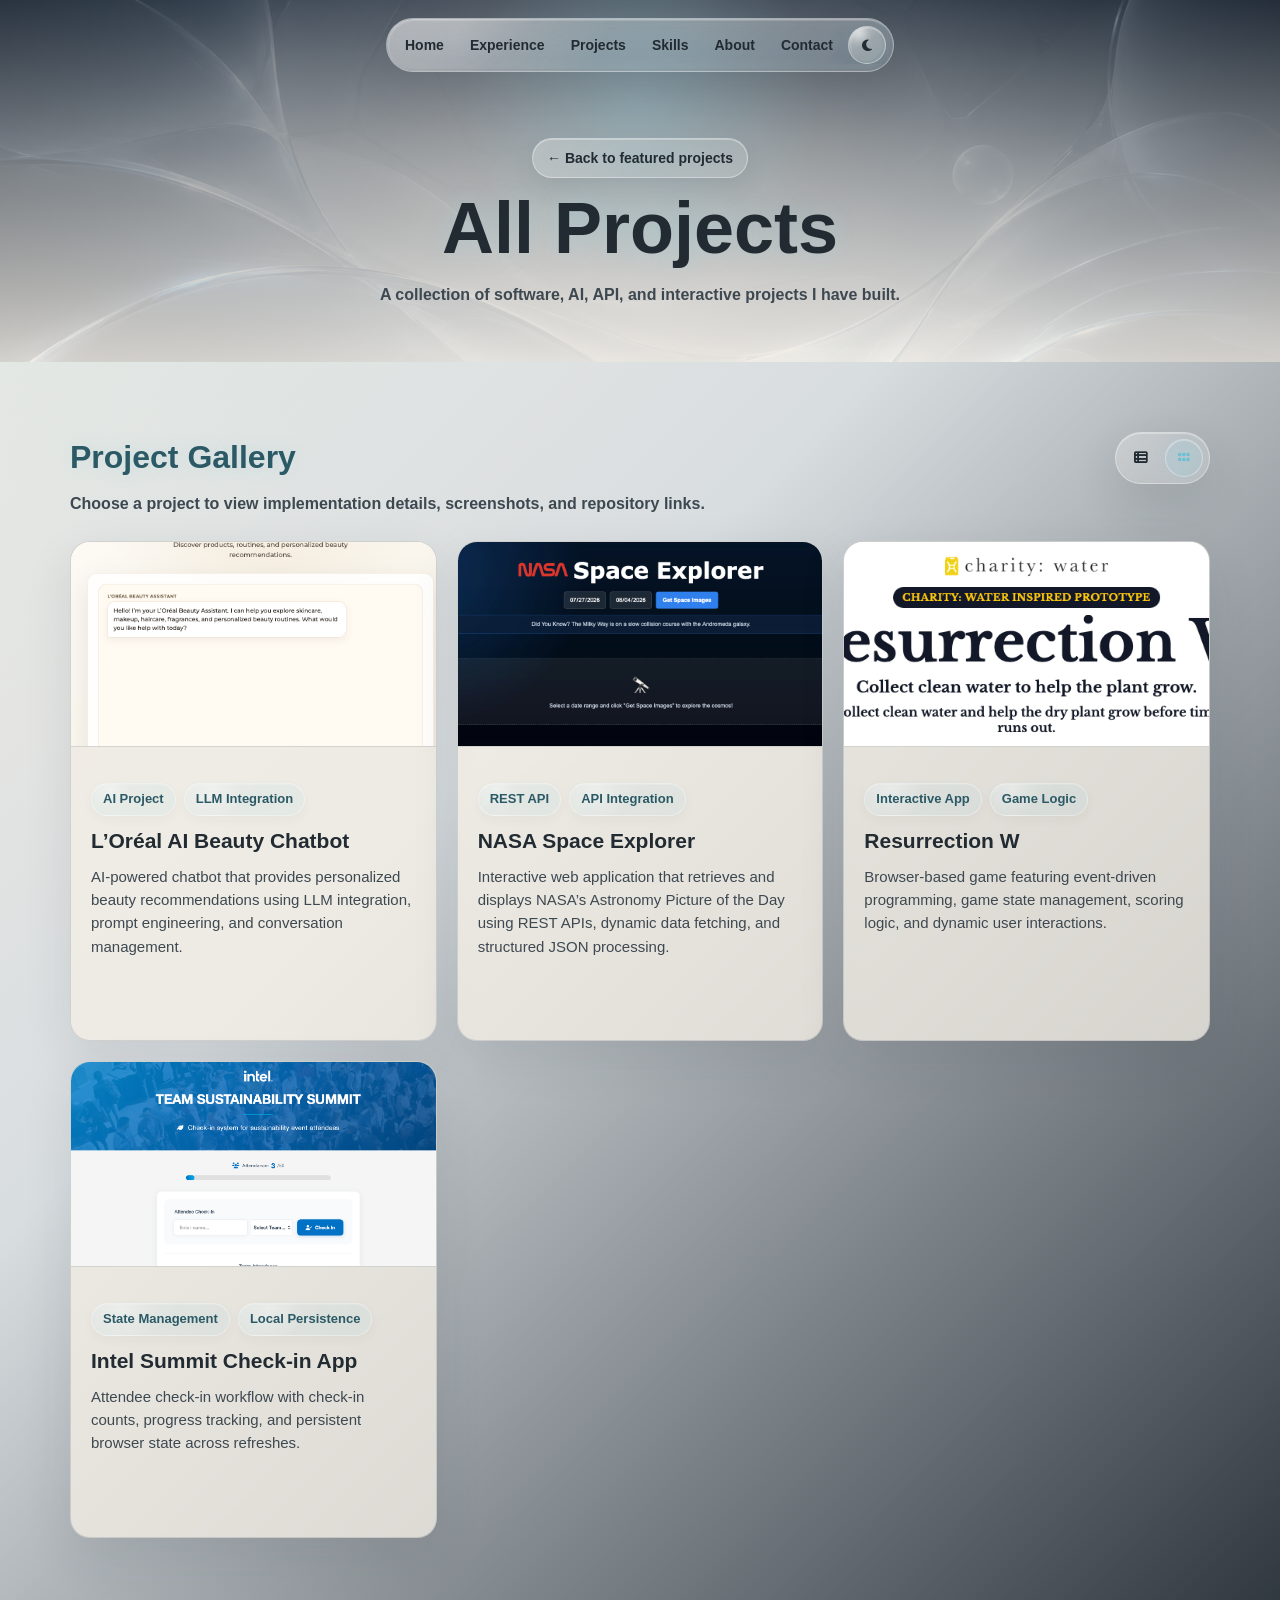
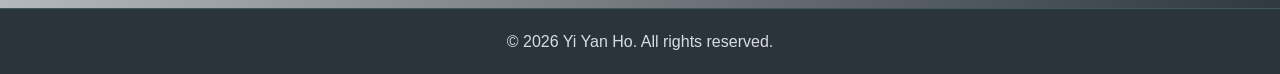
<file: projects.html>
<!DOCTYPE html>
<html lang="en">
<head>
  <meta charset="UTF-8">
  <meta name="viewport" content="width=device-width, initial-scale=1.0">
  <title>All Projects | Yi Yan Ho</title>
  <script>
    (function () {
      if (localStorage.getItem('portfolio-theme') === 'dark') {
        document.documentElement.setAttribute('data-theme', 'dark');
      }
    })();
  </script>
  <script src="script.js" defer></script>
  <script src="projects.js" defer></script>

  <link rel="stylesheet" href="style.css">

  <link
    rel="stylesheet"
    href="https://cdnjs.cloudflare.com/ajax/libs/font-awesome/6.5.1/css/all.min.css"
  >
</head>
<body class="projects-page">

  <header>
    <nav class="navbar" aria-label="Primary navigation">
      <ul class="nav-links">
        <li><a href="index.html#home">Home</a></li>
        <li><a href="index.html#experience">Experience</a></li>
        <li><a href="index.html#projects">Projects</a></li>
        <li><a href="index.html#skills">Skills</a></li>
        <li><a href="index.html#about">About</a></li>
        <li><a href="index.html#contact">Contact</a></li>
        <li>
          <button class="theme-toggle" type="button" aria-label="Switch to dark mode" aria-pressed="false">
            <i class="fa-solid fa-moon" aria-hidden="true"></i>
          </button>
        </li>
      </ul>
    </nav>
  </header>

  <main>
    <section class="projects-page-hero" aria-labelledby="all-projects-title">
      <a class="back-home-link" href="index.html#projects">← Back to featured projects</a>
      <h1 id="all-projects-title">All Projects</h1>
      <p>A collection of software, AI, API, and interactive projects I have built.</p>
    </section>

    <section class="section projects-listing" aria-labelledby="projects-gallery-title">
      <div class="projects-toolbar">
        <div>
          <h2 id="projects-gallery-title">Project Gallery</h2>
          <p>Choose a project to view implementation details, screenshots, and repository links.</p>
        </div>

        <div class="project-layout-controls" aria-label="Project layout controls">
          <button class="layout-toggle" type="button" data-layout="list" aria-label="Show projects in one column" aria-pressed="false">
            <i class="fa-solid fa-table-list" aria-hidden="true"></i>
          </button>
          <button class="layout-toggle" type="button" data-layout="grid" aria-label="Show projects in three columns" aria-pressed="true">
            <i class="fa-solid fa-grip" aria-hidden="true"></i>
          </button>
        </div>
      </div>

      <div class="projects-gallery projects-gallery--grid" data-projects-gallery></div>
    </section>
  </main>

  <dialog class="project-modal" aria-labelledby="project-modal-title" data-project-modal>
    <div class="project-modal__panel">
      <div class="project-modal__header">
        <div>
          <div class="project-tags project-modal__tags" data-modal-tags></div>
          <h2 id="project-modal-title" data-modal-title></h2>
        </div>
        <button class="project-modal__close" type="button" aria-label="Close project details" data-modal-close>
          <i class="fa-solid fa-xmark" aria-hidden="true"></i>
        </button>
      </div>

      <div class="project-modal__body" data-modal-body></div>
    </div>
  </dialog>

  <footer>
    <p>&copy; 2026 Yi Yan Ho. All rights reserved.</p>
  </footer>

</body>
</html>
</file>
<file: style.css>
/* Basic page styles */
:root {
  --background:
    radial-gradient(circle at top left, rgba(133, 211, 232, 0.16), transparent 34%),
    linear-gradient(135deg, #f4efe6 0%, #d8dde0 42%, #293139 100%);
  --hero-background:
    radial-gradient(circle at 50% 28%, rgba(143, 214, 232, 0.26), transparent 26%),
    linear-gradient(rgba(40, 50, 59, 0.66), rgba(244, 239, 230, 0.84)),
    url('./img/hero-bg.png');
  --surface: rgba(244, 239, 230, 0.78);
  --about-surface: rgba(249, 246, 239, 0.88);
  --surface-strong: rgba(244, 239, 230, 0.86);
  --surface-transparent: rgba(244, 239, 230, 0.7);
  --nav-surface: rgba(244, 239, 230, 0.2);
  --nav-fallback: rgba(244, 239, 230, 0.54);
  --glass-bg: rgba(244, 239, 230, 0.18);
  --glass-border: rgba(255, 255, 255, 0.36);
  --glass-highlight: rgba(255, 255, 255, 0.3);
  --glass-edge: rgba(111, 191, 211, 0.12);
  --glass-shadow: 0 18px 48px rgba(30, 42, 50, 0.12), inset 0 1px 0 rgba(255, 255, 255, 0.34);
  --glass-blur: 22px;
  --text-primary: #222b32;
  --text-secondary: #3d4850;
  --text-muted: #6f7b82;
  --heading: #2b5965;
  --accent: #6fbfd3;
  --accent-bright: #9cdce9;
  --accent-hover: #8fd6e8;
  --border: rgba(143, 154, 160, 0.32);
  --border-strong: rgba(143, 214, 232, 0.58);
  --shadow: 0 18px 48px rgba(39, 49, 58, 0.1);
  --shadow-hover: 0 20px 50px rgba(39, 49, 58, 0.14), 0 0 26px rgba(143, 214, 232, 0.18);
  --focus-ring: rgba(111, 191, 211, 0.72);
  --footer-surface: #2b333b;
  --footer-text: #d8dde0;
}

html[data-theme="dark"] {
  --background:
    radial-gradient(circle at top left, rgba(111, 191, 211, 0.15), transparent 34%),
    linear-gradient(135deg, #111820 0%, #1d262d 48%, #090d11 100%);
  --hero-background:
    radial-gradient(circle at 50% 28%, rgba(111, 191, 211, 0.18), transparent 28%),
    linear-gradient(rgba(9, 13, 17, 0.72), rgba(17, 24, 32, 0.88)),
    url('./img/hero-bg.png');
  --surface: rgba(31, 41, 48, 0.82);
  --about-surface: rgba(31, 41, 48, 0.86);
  --surface-strong: rgba(39, 49, 58, 0.92);
  --surface-transparent: rgba(31, 41, 48, 0.72);
  --nav-surface: rgba(24, 32, 39, 0.24);
  --nav-fallback: rgba(24, 32, 39, 0.56);
  --glass-bg: rgba(24, 32, 39, 0.22);
  --glass-border: rgba(180, 232, 240, 0.18);
  --glass-highlight: rgba(200, 238, 244, 0.12);
  --glass-edge: rgba(143, 214, 232, 0.1);
  --glass-shadow: 0 18px 52px rgba(0, 0, 0, 0.22), inset 0 1px 0 rgba(200, 238, 244, 0.12);
  --glass-blur: 24px;
  --text-primary: #edf4f5;
  --text-secondary: #c2ced2;
  --text-muted: #95a5aa;
  --heading: #9cdce9;
  --accent: #8fd6e8;
  --accent-bright: #c8eef4;
  --accent-hover: #b4e8f0;
  --border: rgba(165, 199, 207, 0.22);
  --border-strong: rgba(143, 214, 232, 0.62);
  --shadow: 0 18px 48px rgba(0, 0, 0, 0.24);
  --shadow-hover: 0 20px 50px rgba(0, 0, 0, 0.32), 0 0 26px rgba(143, 214, 232, 0.16);
  --focus-ring: rgba(156, 220, 233, 0.82);
  --footer-surface: #10171d;
  --footer-text: #c2ced2;
}

* {
  margin: 0;
  padding: 0;
  box-sizing: border-box;
}

html {
  scroll-behavior: smooth;
  color-scheme: light;
}

html[data-theme="dark"] {
  color-scheme: dark;
}

body {
  font-family: Arial, sans-serif;
  background: var(--background);
  color: var(--text-primary);
  line-height: 1.6;
}

.section,
.hero {
  scroll-margin-top: 110px;
}

/* Navigation bar */
header {
  position: fixed;
  top: 18px;
  left: 50%;
  z-index: 1000;
  width: fit-content;
  max-width: calc(100% - 28px);
  transform: translateX(-50%);
  background-color: transparent;
}

.navbar {
  position: relative;
  isolation: isolate;
  overflow: hidden;
  width: fit-content;
  max-width: 100%;
  margin: 0 auto;
  padding: 7px;
  display: flex;
  justify-content: center;
  align-items: center;
  border: 1px solid var(--glass-border);
  border-radius: 999px;
  background:
    linear-gradient(135deg, rgba(255, 255, 255, 0.1), transparent 32%),
    var(--nav-fallback);
  box-shadow: var(--glass-shadow);
  transition: box-shadow 0.3s ease, border-color 0.3s ease, transform 0.3s ease;
}

@supports ((backdrop-filter: blur(16px)) or (-webkit-backdrop-filter: blur(16px))) {
  .navbar {
    background-color: var(--glass-bg);
    backdrop-filter: blur(var(--glass-blur)) saturate(1.45) brightness(1.04);
    -webkit-backdrop-filter: blur(var(--glass-blur)) saturate(1.45) brightness(1.04);
  }
}

.navbar::before,
.navbar::after {
  content: "";
  position: absolute;
  inset: 0;
  border-radius: inherit;
  pointer-events: none;
  z-index: -1;
}

.navbar::before {
  background:
    radial-gradient(circle at 14% 16%, var(--glass-highlight), transparent 34%),
    linear-gradient(135deg, rgba(255, 255, 255, 0.1), transparent 44%),
    linear-gradient(180deg, var(--glass-bg), transparent 75%);
  opacity: 0.72;
}

.navbar::after {
  border: 1px solid transparent;
  background:
    linear-gradient(135deg, var(--glass-highlight), transparent 28%) border-box,
    linear-gradient(315deg, var(--glass-edge), transparent 34%) border-box;
  box-shadow:
    inset 1px 1px 1px rgba(255, 255, 255, 0.28),
    inset -1px -1px 1px rgba(39, 49, 58, 0.08);
  opacity: 0.64;
}

.navbar:hover,
.navbar:focus-within {
  border-color: var(--border-strong);
  box-shadow: var(--glass-shadow), 0 0 22px rgba(143, 214, 232, 0.14);
  transform: translateY(-1px);
}

.nav-links {
  position: relative;
  z-index: 1;
  list-style: none;
  display: flex;
  align-items: center;
  justify-content: center;
  gap: 4px;
  width: max-content;
  max-width: 100%;
  overflow-x: auto;
  scrollbar-width: none;
}

.nav-links::-webkit-scrollbar {
  display: none;
}

.nav-links a {
  display: inline-flex;
  align-items: center;
  min-height: 38px;
  color: var(--text-primary);
  text-decoration: none;
  font-size: 14px;
  font-weight: 700;
  padding: 8px 11px;
  border-radius: 999px;
  white-space: nowrap;
  transition: color 0.3s ease, background-color 0.3s ease, transform 0.3s ease;
}

.nav-links a:hover,
.nav-links a:focus-visible,
.theme-toggle:hover,
.theme-toggle:focus-visible {
  color: var(--accent);
  background-color: rgba(143, 214, 232, 0.16);
  outline: 2px solid transparent;
  transform: translateY(-1px);
}

.nav-links a:focus-visible,
.theme-toggle:focus-visible {
  outline: 3px solid var(--focus-ring);
  outline-offset: 2px;
}

.theme-toggle {
  position: relative;
  isolation: isolate;
  overflow: hidden;
  width: 38px;
  height: 38px;
  border: 1px solid var(--glass-border);
  border-radius: 50%;
  background:
    radial-gradient(circle at 28% 18%, var(--glass-highlight), transparent 35%),
    linear-gradient(135deg, rgba(255, 255, 255, 0.16), transparent 56%),
    var(--glass-bg);
  backdrop-filter: blur(calc(var(--glass-blur) * 0.72)) saturate(1.35) brightness(1.03);
  -webkit-backdrop-filter: blur(calc(var(--glass-blur) * 0.72)) saturate(1.35) brightness(1.03);
  color: var(--text-primary);
  cursor: pointer;
  display: inline-flex;
  align-items: center;
  justify-content: center;
  box-shadow:
    0 10px 26px rgba(39, 49, 58, 0.12),
    0 0 16px rgba(143, 214, 232, 0.12),
    inset 0 1px 0 var(--glass-highlight),
    inset 0 -1px 0 rgba(39, 49, 58, 0.06);
  transition: color 0.3s ease, filter 0.3s ease, transform 0.3s ease, border-color 0.3s ease, box-shadow 0.3s ease;
}

.theme-toggle::before,
.theme-toggle::after {
  content: "";
  position: absolute;
  inset: 0;
  border-radius: inherit;
  pointer-events: none;
  z-index: -1;
}

.theme-toggle::before {
  background:
    radial-gradient(circle at 30% 18%, rgba(255, 255, 255, 0.42), transparent 24%),
    linear-gradient(145deg, var(--glass-highlight), transparent 48%);
  opacity: 0.66;
}

.theme-toggle::after {
  border: 1px solid transparent;
  background:
    linear-gradient(135deg, var(--glass-highlight), transparent 30%) border-box,
    linear-gradient(315deg, var(--glass-edge), transparent 38%) border-box;
  box-shadow: inset 1px 1px 1px rgba(255, 255, 255, 0.24), inset -1px -1px 1px rgba(39, 49, 58, 0.08);
  opacity: 0.72;
}

.theme-toggle:hover,
.theme-toggle:focus-visible {
  border-color: var(--border-strong);
  filter: brightness(1.05);
  box-shadow: var(--glass-shadow), 0 0 20px rgba(143, 214, 232, 0.18), inset 0 1px 0 var(--glass-highlight);
  transform: translateY(-2px) scale(1.025);
}

/* Hero section */
.hero {
  min-height: 85vh;
  width: 100%;
  margin: auto;
  padding: 70px 20px;
  display: flex;
  flex-direction: column;
  align-items: center;
  justify-content: center;
  gap: 28px;
  text-align: center;
  background: var(--hero-background);
  background-size: cover;
  background-position: center;
}

.hero-content {
  max-width: 650px;
  padding: 28px;
  border: 1px solid var(--border);
  border-radius: 24px;
  background-color: var(--surface-transparent);
  box-shadow: var(--shadow-hover);
  backdrop-filter: blur(10px);
}

.hero h1 {
  font-size: 48px;
  margin-bottom: 12px;
  color: var(--text-primary);
}

.hero h1 span {
  color: var(--accent);
  text-shadow: 0 0 18px rgba(128, 205, 226, 0.48);
}

.hero h3 {
  color: var(--text-secondary);
  font-size: 22px;
  margin-bottom: 16px;
}

.hero p {
  color: var(--text-secondary);
  margin-bottom: 28px;
}

.hero-description {
  line-height: 1.45;
}

.hero-description span {
  display: block;
}

.profile-image-wrapper {
  position: relative;
  isolation: isolate;
  width: 218px;
  height: 218px;
  display: grid;
  place-items: center;
  border-radius: 50%;
  margin: 0 auto;
  transition: filter 0.35s ease;
}

.profile-image-wrapper::before,
.profile-image-wrapper::after {
  content: "";
  position: absolute;
  border-radius: inherit;
  pointer-events: none;
}

.profile-image-wrapper::before {
  inset: 0;
  z-index: -2;
  background:
    radial-gradient(circle at 30% 16%, var(--glass-highlight), transparent 26%),
    conic-gradient(from 210deg, transparent 0deg, var(--glass-edge) 56deg, var(--glass-highlight) 88deg, transparent 132deg, rgba(143, 214, 232, 0.1) 235deg, transparent 360deg),
    linear-gradient(135deg, var(--glass-bg), rgba(143, 214, 232, 0.1));
  border: 1px solid var(--glass-border);
  box-shadow:
    0 0 0 7px rgba(244, 239, 230, 0.18),
    0 18px 46px rgba(36, 45, 54, 0.2),
    0 0 28px rgba(143, 214, 232, 0.16),
    inset 0 1px 0 var(--glass-highlight);
  backdrop-filter: blur(calc(var(--glass-blur) * 0.55)) saturate(1.25) brightness(1.02);
  -webkit-backdrop-filter: blur(calc(var(--glass-blur) * 0.55)) saturate(1.25) brightness(1.02);
  transition: filter 0.35s ease, box-shadow 0.35s ease;
}

.profile-image-wrapper::after {
  inset: 7px;
  z-index: -1;
  border: 1px solid var(--glass-border);
  background:
    radial-gradient(circle at 26% 16%, rgba(255, 255, 255, 0.26), transparent 24%),
    linear-gradient(135deg, rgba(255, 255, 255, 0.13), transparent 38%);
  box-shadow:
    inset 1px 1px 2px rgba(255, 255, 255, 0.22),
    inset -1px -1px 2px rgba(39, 49, 58, 0.08),
    0 0 0 1px rgba(255, 255, 255, 0.06);
  transition: opacity 0.35s ease;
}

.profile-image-wrapper:hover::before {
  filter: brightness(1.08);
  box-shadow:
    0 0 0 7px rgba(244, 239, 230, 0.2),
    0 20px 52px rgba(36, 45, 54, 0.22),
    0 0 34px rgba(143, 214, 232, 0.2),
    inset 0 1px 0 var(--glass-highlight);
}

.profile-image-wrapper img {
  width: 200px;
  height: 200px;
  border-radius: 50%;
  object-fit: cover;
  border: 1px solid rgba(255, 255, 255, 0.28);
  background-color: var(--surface-strong);
  box-shadow: 0 12px 32px rgba(36, 45, 54, 0.22);
}

.profile-socials {
  margin-top: 18px;
  display: flex;
  justify-content: center;
  gap: 10px;
}

.social-icon-button {
  position: relative;
  isolation: isolate;
  overflow: hidden;
  width: 40px;
  height: 40px;
  display: inline-flex;
  align-items: center;
  justify-content: center;
  border-radius: 50%;
  border: 1px solid var(--glass-border);
  background:
    radial-gradient(circle at 30% 18%, var(--glass-highlight), transparent 34%),
    linear-gradient(135deg, rgba(255, 255, 255, 0.15), transparent 56%),
    var(--glass-bg);
  backdrop-filter: blur(calc(var(--glass-blur) * 0.58)) saturate(1.28) brightness(1.02);
  -webkit-backdrop-filter: blur(calc(var(--glass-blur) * 0.58)) saturate(1.28) brightness(1.02);
  color: var(--text-primary);
  text-decoration: none;
  box-shadow: 0 10px 24px rgba(39, 49, 58, 0.1), inset 0 1px 0 var(--glass-highlight);
  transition: transform 0.3s ease, color 0.3s ease, border-color 0.3s ease, box-shadow 0.3s ease, filter 0.3s ease;
}

.social-icon-button::before,
.social-icon-button::after {
  content: "";
  position: absolute;
  inset: 0;
  border-radius: inherit;
  pointer-events: none;
  z-index: -1;
}

.social-icon-button::before {
  background: radial-gradient(circle at 28% 20%, var(--glass-highlight), transparent 42%);
  opacity: 0.72;
}

.social-icon-button::after {
  box-shadow: inset 1px 1px 1px rgba(255, 255, 255, 0.24), inset -1px -1px 1px rgba(39, 49, 58, 0.08);
  opacity: 0.72;
}

.social-icon-button:hover,
.social-icon-button:focus-visible {
  color: var(--accent);
  border-color: var(--border-strong);
  filter: brightness(1.05);
  box-shadow: 0 14px 30px rgba(39, 49, 58, 0.14), 0 0 18px rgba(143, 214, 232, 0.16), inset 0 1px 0 var(--glass-highlight);
  transform: translateY(-2px) scale(1.02);
}

.social-icon-button:focus-visible {
  outline: 3px solid var(--focus-ring);
  outline-offset: 3px;
}

.profile-card p {
  margin-top: 12px;
  color: var(--text-muted);
  font-size: 14px;
}

/* Button */
.button {
  display: inline-block;
  background: linear-gradient(135deg, var(--accent-bright), var(--accent));
  color: #1f2a31;
  padding: 12px 24px;
  border-radius: 999px;
  text-decoration: none;
  font-weight: bold;
  box-shadow: 0 0 22px rgba(126, 201, 221, 0.36);
  transition: transform 0.3s ease, box-shadow 0.3s ease, background 0.3s ease;
}

.button:hover {
  background: linear-gradient(135deg, #c8eef4, var(--accent-hover));
  box-shadow: 0 0 32px rgba(126, 201, 221, 0.62);
  transform: translateY(-2px);
}

/* General section styles */
.section {
  max-width: 1100px;
  margin: auto;
  padding: 70px 20px;
}

.section h2 {
  font-size: 32px;
  color: var(--heading);
  margin-bottom: 24px;
  text-align: center;
  text-shadow: 0 0 18px rgba(143, 214, 232, 0.22);
}

.section-text {
  max-width: 800px;
  margin: auto;
  text-align: left;
  padding: 26px 28px;
  border: 1px solid var(--border);
  border-radius: 20px;
  background-color: var(--about-surface);
  color: var(--text-secondary);
  line-height: 1.75;
  font-weight: 500;
  box-shadow: var(--shadow);
}

.section-text p + p {
  margin-top: 18px;
}

/* Skills section */
.skills-grid {
  display: grid;
  grid-template-columns: repeat(2, 1fr);
  gap: 22px;
}

.skill-card {
  background-color: var(--surface);
  border: 1px solid var(--border);
  border-radius: 18px;
  padding: 28px;
  text-align: left;
  box-shadow: var(--shadow);
  transition: transform 0.3s ease, box-shadow 0.3s ease, border-color 0.3s ease;
}

.skill-card:hover {
  transform: translateY(-4px);
  border-color: var(--border-strong);
  box-shadow: var(--shadow-hover);
}

.skill-card i {
  font-size: 36px;
  color: var(--accent);
  margin-bottom: 12px;
}

.skill-card h3 {
  font-size: 22px;
  color: var(--text-primary);
  margin-bottom: 16px;
}

.skill-card ul {
  list-style: none;
  display: flex;
  flex-wrap: wrap;
  gap: 10px;
}

.skill-card li {
  display: inline-flex;
  align-items: center;
  border: 1px solid var(--border);
  border-radius: 999px;
  padding: 7px 12px;
  background-color: rgba(143, 214, 232, 0.12);
  color: var(--text-secondary);
  font-size: 14px;
  font-weight: 700;
}

.skill-card li::before {
  content: none;
}

/* Experience section */
.experience-list {
  position: relative;
  display: grid;
  gap: 30px;
  padding-left: 42px;
}

.experience-list::before {
  content: "";
  position: absolute;
  top: 6px;
  bottom: 6px;
  left: 13px;
  width: 2px;
  border-radius: 999px;
  background: linear-gradient(to bottom, transparent, var(--accent), transparent);
}

.experience-card {
  position: relative;
  background-color: var(--surface);
  border: 1px solid var(--border);
  border-radius: 18px;
  padding: 24px;
  box-shadow: var(--shadow);
  opacity: 0;
  transform: translateY(18px);
  transition: opacity 0.55s ease, transform 0.55s ease, box-shadow 0.3s ease, border-color 0.3s ease;
}

.experience-card::before {
  content: "";
  position: absolute;
  top: 28px;
  left: -37px;
  width: 14px;
  height: 14px;
  border: 3px solid var(--surface-strong);
  border-radius: 50%;
  background-color: var(--accent);
  box-shadow: 0 0 0 5px rgba(143, 214, 232, 0.14), 0 0 18px rgba(143, 214, 232, 0.42);
}

.experience-card.is-visible {
  opacity: 1;
  transform: translateY(0);
}

.experience-card:hover {
  border-color: var(--border-strong);
  box-shadow: var(--shadow-hover);
}

.experience-header {
  display: flex;
  justify-content: space-between;
  gap: 20px;
  margin-bottom: 14px;
}

.experience-card h3 {
  color: var(--text-primary);
  margin-bottom: 4px;
}

.company {
  color: var(--heading);
}

.date {
  color: var(--text-muted);
  white-space: nowrap;
}

.experience-card ul {
  padding-left: 20px;
}

.experience-card li {
  color: var(--text-secondary);
  margin-bottom: 8px;
}

/* Projects section */
.projects-grid {
  display: grid;
  grid-template-columns: repeat(3, 1fr);
  gap: 18px;
}

.project-card {
  position: relative;
  display: block;
  background-color: var(--surface);
  border: 1px solid var(--border);
  border-radius: 18px;
  padding: 24px 24px 58px;
  color: inherit;
  text-decoration: none;
  box-shadow: var(--shadow);
  transition: transform 0.3s ease, box-shadow 0.3s ease, border-color 0.3s ease;
}

.project-card:hover,
.project-card:focus-visible,
.project-card:focus-within {
  transform: translateY(-4px);
  border-color: var(--border-strong);
  box-shadow: var(--shadow-hover);
}

.project-card:focus-visible {
  outline: 3px solid var(--focus-ring);
  outline-offset: 4px;
}

.project-card h3 {
  margin: 12px 0;
  color: var(--text-primary);
}

.project-tags {
  display: flex;
  flex-wrap: wrap;
  gap: 8px;
  margin-top: 16px;
}

.project-tags span {
  position: relative;
  overflow: hidden;
  display: inline-flex;
  align-items: center;
  border: 1px solid var(--glass-border);
  border-radius: 999px;
  padding: 5px 11px;
  background:
    radial-gradient(circle at 22% 16%, var(--glass-highlight), transparent 34%),
    linear-gradient(135deg, rgba(255, 255, 255, 0.1), transparent 58%),
    rgba(143, 214, 232, 0.1);
  color: var(--heading);
  font-size: 13px;
  font-weight: 700;
  backdrop-filter: blur(4px) saturate(1.08);
  -webkit-backdrop-filter: blur(4px) saturate(1.08);
  box-shadow: inset 0 1px 0 rgba(255, 255, 255, 0.14), 0 4px 12px rgba(39, 49, 58, 0.04);
}

.project-image {
  width: 100%;
  height: 150px;
  object-fit: cover;
  border-radius: 14px;
  border: 1px solid var(--border);
  background-color: var(--surface-strong);
  box-shadow: 0 12px 28px rgba(39, 49, 58, 0.1);
  transition: transform 0.35s ease, box-shadow 0.35s ease, filter 0.35s ease;
}

.project-card:hover .project-image,
.project-card:focus-visible .project-image,
.project-card:focus-within .project-image {
  transform: scale(1.07);
  filter: saturate(1.06) contrast(1.04);
  box-shadow: 0 16px 36px rgba(39, 49, 58, 0.16), 0 0 22px rgba(143, 214, 232, 0.16);
}

.project-card p {
  color: var(--text-secondary);
}

.learn-more {
  isolation: isolate;
  overflow: hidden;
  position: absolute;
  right: 24px;
  bottom: 22px;
  border: 1px solid var(--glass-border);
  border-radius: 999px;
  padding: 7px 12px;
  background:
    linear-gradient(135deg, rgba(255, 255, 255, 0.16), transparent 58%),
    var(--glass-bg);
  backdrop-filter: blur(10px) saturate(1.25);
  -webkit-backdrop-filter: blur(10px) saturate(1.25);
  color: var(--text-primary);
  font-size: 14px;
  font-weight: bold;
  opacity: 0;
  transform: translateY(8px);
  box-shadow: 0 10px 24px rgba(39, 49, 58, 0.12), inset 0 1px 0 var(--glass-highlight);
  transition: opacity 0.3s ease, transform 0.3s ease, border-color 0.3s ease, box-shadow 0.3s ease;
}

.learn-more::before,
.learn-more::after {
  content: "";
  position: absolute;
  inset: 0;
  border-radius: inherit;
  pointer-events: none;
  z-index: -1;
}

.learn-more::before {
  background: radial-gradient(circle at 18% 18%, var(--glass-highlight), transparent 36%);
  opacity: 0.68;
}

.learn-more::after {
  box-shadow: inset 1px 1px 1px rgba(255, 255, 255, 0.22), inset -1px -1px 1px rgba(39, 49, 58, 0.08);
}

.project-card:hover .learn-more,
.project-card:focus-visible .learn-more,
.project-card:focus-within .learn-more {
  opacity: 1;
  transform: translateY(0);
  border-color: var(--border-strong);
  box-shadow: 0 12px 26px rgba(39, 49, 58, 0.14), 0 0 18px rgba(143, 214, 232, 0.14), inset 0 1px 0 var(--glass-highlight);
}

.more-projects {
  margin-top: 34px;
  text-align: center;
}

.more-projects p {
  color: var(--text-secondary);
  font-weight: 700;
  margin-bottom: 14px;
}

.more-projects-button {
  position: relative;
  isolation: isolate;
  overflow: hidden;
  display: inline-flex;
  align-items: center;
  justify-content: center;
  border: 1px solid var(--glass-border);
  border-radius: 999px;
  padding: 12px 20px;
  background:
    linear-gradient(135deg, rgba(255, 255, 255, 0.18), transparent 58%),
    var(--glass-bg);
  backdrop-filter: blur(var(--glass-blur)) saturate(1.35) brightness(1.03);
  -webkit-backdrop-filter: blur(var(--glass-blur)) saturate(1.35) brightness(1.03);
  color: var(--text-primary);
  text-decoration: none;
  font-weight: 800;
  box-shadow: var(--glass-shadow);
  transition: transform 0.3s ease, border-color 0.3s ease, box-shadow 0.3s ease, color 0.3s ease;
}

.more-projects-button::before,
.more-projects-button::after {
  content: "";
  position: absolute;
  inset: 0;
  border-radius: inherit;
  pointer-events: none;
  z-index: -1;
}

.more-projects-button::before {
  background: radial-gradient(circle at 18% 18%, var(--glass-highlight), transparent 36%);
  opacity: 0.72;
}

.more-projects-button::after {
  box-shadow: inset 1px 1px 1px rgba(255, 255, 255, 0.24), inset -1px -1px 1px rgba(39, 49, 58, 0.08);
}

.more-projects-button:hover,
.more-projects-button:focus-visible {
  color: var(--accent);
  border-color: var(--border-strong);
  box-shadow: var(--glass-shadow), 0 0 22px rgba(143, 214, 232, 0.18);
  transform: translateY(-2px) scale(1.01);
}

.more-projects-button:focus-visible {
  outline: 3px solid var(--focus-ring);
  outline-offset: 4px;
}

/* All Projects page */
.projects-page {
  min-height: 100vh;
}

.projects-page main {
  min-height: calc(100vh - 61px);
}

.projects-page-hero {
  width: 100%;
  padding: 138px 20px 54px;
  text-align: center;
  background: var(--hero-background);
  background-size: cover;
  background-position: center;
}

.projects-page-hero h1 {
  color: var(--text-primary);
  font-size: clamp(42px, 7vw, 72px);
  line-height: 1;
  margin: 14px 0 18px;
  text-shadow: 0 0 24px rgba(143, 214, 232, 0.28);
}

.projects-page-hero p,
.projects-toolbar p {
  max-width: 680px;
  color: var(--text-secondary);
  margin: 0 auto;
  font-weight: 600;
}

.back-home-link {
  position: relative;
  isolation: isolate;
  overflow: hidden;
  display: inline-flex;
  align-items: center;
  border: 1px solid var(--glass-border);
  border-radius: 999px;
  padding: 8px 14px;
  background:
    linear-gradient(135deg, rgba(255, 255, 255, 0.14), transparent 58%),
    var(--glass-bg);
  color: var(--text-primary);
  text-decoration: none;
  font-size: 14px;
  font-weight: 800;
  box-shadow: 0 10px 24px rgba(39, 49, 58, 0.1), inset 0 1px 0 var(--glass-highlight);
  backdrop-filter: blur(calc(var(--glass-blur) * 0.5)) saturate(1.25);
  -webkit-backdrop-filter: blur(calc(var(--glass-blur) * 0.5)) saturate(1.25);
  transition: transform 0.3s ease, color 0.3s ease, border-color 0.3s ease, box-shadow 0.3s ease;
}

.back-home-link:hover,
.back-home-link:focus-visible {
  color: var(--accent);
  border-color: var(--border-strong);
  box-shadow: 0 14px 30px rgba(39, 49, 58, 0.14), 0 0 18px rgba(143, 214, 232, 0.16), inset 0 1px 0 var(--glass-highlight);
  transform: translateY(-2px);
}

.back-home-link:focus-visible {
  outline: 3px solid var(--focus-ring);
  outline-offset: 3px;
}

.projects-listing {
  max-width: 1180px;
}

.projects-toolbar {
  display: flex;
  align-items: flex-start;
  justify-content: space-between;
  gap: 22px;
  margin-bottom: 24px;
}

.projects-toolbar h2 {
  margin-bottom: 8px;
  text-align: left;
}

.projects-toolbar p {
  margin: 0;
}

.project-layout-controls {
  position: relative;
  isolation: isolate;
  overflow: hidden;
  flex: 0 0 auto;
  display: inline-flex;
  gap: 5px;
  padding: 6px;
  border: 1px solid var(--glass-border);
  border-radius: 999px;
  background:
    linear-gradient(135deg, rgba(255, 255, 255, 0.12), transparent 52%),
    var(--glass-bg);
  box-shadow: var(--glass-shadow);
  backdrop-filter: blur(var(--glass-blur)) saturate(1.35) brightness(1.03);
  -webkit-backdrop-filter: blur(var(--glass-blur)) saturate(1.35) brightness(1.03);
}

.layout-toggle {
  position: relative;
  min-width: 38px;
  min-height: 38px;
  display: inline-flex;
  align-items: center;
  justify-content: center;
  border: 1px solid transparent;
  border-radius: 50%;
  background: transparent;
  color: var(--text-primary);
  cursor: pointer;
  transition: transform 0.3s ease, color 0.3s ease, border-color 0.3s ease, background-color 0.3s ease, box-shadow 0.3s ease;
}

.layout-toggle:hover,
.layout-toggle:focus-visible,
.layout-toggle[aria-pressed="true"] {
  color: var(--accent);
  border-color: var(--glass-border);
  background-color: rgba(143, 214, 232, 0.16);
  box-shadow: inset 0 1px 0 var(--glass-highlight), 0 0 14px rgba(143, 214, 232, 0.12);
}

.layout-toggle:hover,
.layout-toggle:focus-visible {
  transform: translateY(-1px);
}

.layout-toggle:focus-visible {
  outline: 3px solid var(--focus-ring);
  outline-offset: 3px;
}

.projects-gallery {
  display: grid;
  gap: 20px;
}

.projects-gallery--grid {
  grid-template-columns: repeat(3, minmax(0, 1fr));
}

.projects-gallery--list {
  grid-template-columns: 1fr;
}

.project-gallery-card {
  position: relative;
  display: flex;
  flex-direction: column;
  width: 100%;
  min-height: 0;
  padding: 0 0 62px;
  overflow: hidden;
  border: 1px solid var(--border);
  border-radius: 20px;
  background-color: var(--surface);
  color: var(--text-primary);
  text-align: left;
  font: inherit;
  cursor: pointer;
  box-shadow: var(--shadow);
  transition: transform 0.3s ease, box-shadow 0.3s ease, border-color 0.3s ease;
}

.project-gallery-card:hover,
.project-gallery-card:focus-visible {
  transform: translateY(-4px);
  border-color: var(--border-strong);
  box-shadow: var(--shadow-hover);
}

.project-gallery-card:focus-visible {
  outline: 3px solid var(--focus-ring);
  outline-offset: 4px;
}

.project-gallery-card__media {
  display: block;
  width: 100%;
  aspect-ratio: 16 / 9;
  overflow: hidden;
  border-bottom: 1px solid var(--border);
  background-color: var(--surface-strong);
}

.project-gallery-card__media img,
.project-gallery-card__placeholder {
  width: 100%;
  height: 100%;
  display: flex;
  align-items: center;
  justify-content: center;
}

.project-gallery-card__media img {
  object-fit: cover;
  transition: transform 0.35s ease, filter 0.35s ease;
}

.project-gallery-card:hover .project-gallery-card__media img,
.project-gallery-card:focus-visible .project-gallery-card__media img {
  transform: scale(1.05);
  filter: saturate(1.06) contrast(1.04);
}

.project-gallery-card__placeholder {
  color: var(--accent);
  font-size: 34px;
  background:
    radial-gradient(circle at 28% 22%, rgba(143, 214, 232, 0.2), transparent 34%),
    var(--surface-strong);
}

.project-gallery-card__content {
  display: flex;
  flex-direction: column;
  flex: 1;
  gap: 12px;
  padding: 20px;
}

.project-gallery-card__title {
  display: block;
  color: var(--text-primary);
  font-size: 21px;
  font-weight: 800;
  line-height: 1.2;
}

.project-gallery-card__summary {
  display: block;
  color: var(--text-secondary);
  font-size: 15px;
  line-height: 1.55;
}

.project-gallery-card__indicator {
  right: 20px;
  bottom: 20px;
}

.project-gallery-card:hover .project-gallery-card__indicator,
.project-gallery-card:focus-visible .project-gallery-card__indicator {
  opacity: 1;
  transform: translateY(0);
  border-color: var(--border-strong);
}

.projects-gallery--list .project-gallery-card {
  display: grid;
  grid-template-columns: minmax(240px, 34%) 1fr;
  align-items: stretch;
  padding-bottom: 0;
}

.projects-gallery--list .project-gallery-card__media {
  height: 100%;
  min-height: 230px;
  border-right: 1px solid var(--border);
  border-bottom: 0;
}

.projects-gallery--list .project-gallery-card__content {
  max-width: 720px;
  padding: 28px 88px 28px 28px;
}

.projects-gallery--list .project-gallery-card__summary {
  max-width: 62ch;
}

body.modal-open {
  overflow: hidden;
}

.project-modal {
  position: fixed;
  inset: 0;
  width: min(900px, 90vw);
  max-height: 85vh;
  margin: auto;
  padding: 0;
  overflow: hidden;
  border: 1px solid var(--glass-border);
  border-radius: 24px;
  background: var(--surface-strong);
  color: var(--text-primary);
  opacity: 0;
  transform: scale(0.97);
  box-shadow: 0 34px 100px rgba(0, 0, 0, 0.46), 0 0 42px rgba(143, 214, 232, 0.14);
  transition:
    opacity 0.2s ease,
    transform 0.2s ease,
    overlay 0.2s ease allow-discrete,
    display 0.2s ease allow-discrete;
}

.project-modal[open] {
  display: flex;
  opacity: 1;
  transform: scale(1);
}

.project-modal::backdrop {
  background: rgba(7, 12, 16, 0);
  backdrop-filter: blur(0);
  -webkit-backdrop-filter: blur(0);
  transition:
    background 0.2s ease,
    backdrop-filter 0.2s ease,
    -webkit-backdrop-filter 0.2s ease,
    overlay 0.2s ease allow-discrete,
    display 0.2s ease allow-discrete;
}

.project-modal[open]::backdrop {
  background: rgba(7, 12, 16, 0.68);
  backdrop-filter: blur(10px);
  -webkit-backdrop-filter: blur(10px);
}

@starting-style {
  .project-modal[open] {
    opacity: 0;
    transform: scale(0.97);
  }

  .project-modal[open]::backdrop {
    background: rgba(7, 12, 16, 0);
    backdrop-filter: blur(0);
    -webkit-backdrop-filter: blur(0);
  }
}

.project-modal__panel {
  width: 100%;
  max-height: inherit;
  display: flex;
  flex-direction: column;
  background:
    radial-gradient(circle at 12% 0%, var(--glass-highlight), transparent 28%),
    var(--surface-strong);
}

.project-modal__header {
  position: sticky;
  top: 0;
  z-index: 2;
  display: flex;
  justify-content: space-between;
  gap: 18px;
  padding: 22px 24px 18px;
  border-bottom: 1px solid var(--border);
  background-color: var(--surface-strong);
}

.project-modal__header h2 {
  margin-top: 10px;
  color: var(--text-primary);
  font-size: clamp(26px, 4vw, 38px);
  line-height: 1.12;
}

.project-modal__tags {
  margin-top: 0;
}

.project-modal__close {
  position: relative;
  flex: 0 0 auto;
  width: 42px;
  height: 42px;
  display: inline-flex;
  align-items: center;
  justify-content: center;
  border: 1px solid var(--glass-border);
  border-radius: 50%;
  background:
    radial-gradient(circle at 30% 18%, var(--glass-highlight), transparent 34%),
    var(--glass-bg);
  color: var(--text-primary);
  cursor: pointer;
  box-shadow: 0 10px 24px rgba(39, 49, 58, 0.1), inset 0 1px 0 var(--glass-highlight);
  transition: transform 0.3s ease, color 0.3s ease, border-color 0.3s ease, box-shadow 0.3s ease;
}

.project-modal__close:hover,
.project-modal__close:focus-visible {
  color: var(--accent);
  border-color: var(--border-strong);
  box-shadow: 0 14px 30px rgba(39, 49, 58, 0.14), 0 0 18px rgba(143, 214, 232, 0.16), inset 0 1px 0 var(--glass-highlight);
  transform: translateY(-1px) scale(1.02);
}

.project-modal__close:focus-visible {
  outline: 3px solid var(--focus-ring);
  outline-offset: 3px;
}

.project-modal__body {
  flex: 1;
  min-height: 0;
  padding: 24px 24px 0;
  overflow-y: auto;
}

.project-modal__body section + section {
  margin-top: 26px;
}

.project-modal__body h3 {
  color: var(--heading);
  font-size: 19px;
  margin-bottom: 10px;
}

.project-modal__body p,
.project-modal__body li {
  color: var(--text-secondary);
  line-height: 1.7;
}

.project-modal__body ul {
  padding-left: 20px;
}

.project-modal__body li + li,
.project-modal__body p + p {
  margin-top: 8px;
}

.project-modal__body section:last-child {
  position: sticky;
  bottom: 0;
  margin: 26px -24px 0;
  padding: 12px 24px 14px;
  border-top: 1px solid var(--border);
  background:
    linear-gradient(180deg, rgba(255, 255, 255, 0.08), transparent 64%),
    var(--surface-strong);
  box-shadow: 0 -14px 30px rgba(39, 49, 58, 0.08);
}

.project-modal__body section:last-child h3 {
  display: none;
}

.screenshots-grid {
  display: grid;
  grid-template-columns: repeat(auto-fit, minmax(220px, 1fr));
  gap: 14px;
}

.screenshots-grid img,
.screenshot-placeholder {
  width: 100%;
  border: 1px solid var(--border);
  border-radius: 16px;
  background-color: var(--surface);
  box-shadow: var(--shadow);
}

.screenshots-grid img {
  aspect-ratio: 16 / 9;
  object-fit: cover;
}

.screenshot-placeholder {
  min-height: 150px;
  display: grid;
  place-items: center;
  color: var(--text-muted);
  font-weight: 800;
  text-align: center;
  padding: 22px;
}

.project-modal__actions {
  display: flex;
  justify-content: center;
  align-items: center;
  gap: 16px;
}

.project-modal__actions--single {
  justify-content: center;
}

.modal-action-button {
  position: relative;
  isolation: isolate;
  overflow: hidden;
  display: inline-flex;
  align-items: center;
  justify-content: center;
  flex: 0 1 190px;
  width: 190px;
  min-height: 42px;
  border: 1px solid var(--glass-border);
  border-radius: 999px;
  padding: 10px 18px;
  background:
    linear-gradient(135deg, rgba(255, 255, 255, 0.18), transparent 58%),
    var(--glass-bg);
  color: var(--text-primary);
  text-decoration: none;
  font-weight: 800;
  box-shadow: var(--glass-shadow);
  backdrop-filter: blur(var(--glass-blur)) saturate(1.35) brightness(1.03);
  -webkit-backdrop-filter: blur(var(--glass-blur)) saturate(1.35) brightness(1.03);
  transition: transform 0.3s ease, color 0.3s ease, border-color 0.3s ease, box-shadow 0.3s ease;
}

.modal-action-button--primary {
  background:
    radial-gradient(circle at 24% 18%, rgba(255, 255, 255, 0.34), transparent 36%),
    linear-gradient(135deg, rgba(255, 255, 255, 0.3), transparent 58%),
    rgba(143, 214, 232, 0.24);
  border-color: var(--border-strong);
  color: var(--text-primary);
  box-shadow: var(--glass-shadow), 0 0 24px rgba(143, 214, 232, 0.2), inset 0 1px 0 var(--glass-highlight);
  backdrop-filter: blur(var(--glass-blur)) saturate(1.45) brightness(1.07);
  -webkit-backdrop-filter: blur(var(--glass-blur)) saturate(1.45) brightness(1.07);
}

.modal-action-button--secondary {
  background:
    linear-gradient(135deg, rgba(255, 255, 255, 0.1), transparent 58%),
    var(--glass-bg);
  color: var(--text-secondary);
  box-shadow: 0 10px 24px rgba(39, 49, 58, 0.08), inset 0 1px 0 var(--glass-highlight);
  backdrop-filter: blur(var(--glass-blur)) saturate(1.24) brightness(1.01);
  -webkit-backdrop-filter: blur(var(--glass-blur)) saturate(1.24) brightness(1.01);
}

.modal-action-button--primary:hover,
.modal-action-button--primary:focus-visible {
  color: var(--accent);
  border-color: var(--border-strong);
  box-shadow: var(--glass-shadow), 0 0 34px rgba(143, 214, 232, 0.34), inset 0 1px 0 var(--glass-highlight);
  transform: translateY(-2px) scale(1.01);
}

.modal-action-button--secondary:hover,
.modal-action-button--secondary:focus-visible {
  color: var(--accent);
  border-color: var(--border-strong);
  box-shadow: 0 13px 26px rgba(39, 49, 58, 0.11), 0 0 15px rgba(143, 214, 232, 0.12), inset 0 1px 0 var(--glass-highlight);
  transform: translateY(-1px);
}

.modal-action-button:focus-visible {
  outline: 3px solid var(--focus-ring);
  outline-offset: 4px;
}

.label {
  display: inline-block;
  background-color: rgba(143, 214, 232, 0.22);
  color: var(--heading);
  padding: 5px 10px;
  border-radius: 20px;
  font-size: 14px;
  border: 1px solid rgba(143, 214, 232, 0.35);
}

/* Contact section */
.contact {
  text-align: center;
}

.contact-info {
  max-width: 500px;
  margin: auto;
  display: grid;
  gap: 10px;
}

.contact-item {
  background-color: var(--surface);
  border: 1px solid var(--border);
  border-radius: 14px;
  padding: 12px 16px;
  display: flex;
  align-items: center;
  gap: 12px;
  text-align: left;
  box-shadow: var(--shadow);
}

.contact-item i {
  width: 34px;
  height: 34px;
  background-color: var(--footer-surface);
  color: var(--accent-bright);
  border-radius: 50%;
  display: flex;
  align-items: center;
  justify-content: center;
  font-size: 16px;
  box-shadow: 0 0 14px rgba(143, 214, 232, 0.22);
}

.contact-item h3 {
  color: var(--text-primary);
  font-size: 14px;
  margin-bottom: 1px;
}

.contact-item p {
  color: var(--text-secondary);
  font-size: 14px;
  overflow-wrap: anywhere;
}

/* Footer */
footer {
  text-align: center;
  padding: 20px;
  background-color: var(--footer-surface);
  color: var(--footer-text);
  border-top: 1px solid rgba(143, 214, 232, 0.22);
}

@media (max-width: 1024px) {
  .project-modal {
    width: 92vw;
  }

  .projects-gallery--grid {
    grid-template-columns: repeat(2, minmax(0, 1fr));
  }

  .projects-gallery--list .project-gallery-card {
    grid-template-columns: minmax(220px, 38%) 1fr;
  }
}

/* Responsive design for tablets and phones */
@media (max-width: 768px) {
  header {
    top: 10px;
    max-width: calc(100% - 16px);
  }

  .navbar {
    padding: 6px;
  }

  .nav-links {
    justify-content: flex-start;
    flex-wrap: nowrap;
    gap: 4px;
    padding: 0 2px;
  }

  .nav-links a {
    min-height: 34px;
    padding: 7px 10px;
    font-size: 13px;
  }

  .theme-toggle {
    width: 34px;
    height: 34px;
    flex: 0 0 auto;
  }

  .hero {
    padding-top: 96px;
  }

  .hero h1 {
    font-size: 36px;
  }

  .hero h3 {
    font-size: 18px;
  }

  .skills-grid {
    grid-template-columns: 1fr;
  }

  .projects-grid {
    display: flex;
    grid-template-columns: none;
    gap: 16px;
    overflow-x: auto;
    overflow-y: visible;
    scroll-snap-type: x mandatory;
    scroll-padding-left: 0;
    -webkit-overflow-scrolling: touch;
    scrollbar-width: none;
    padding: 4px 18vw 12px 0;
  }

  .projects-grid::-webkit-scrollbar {
    display: none;
  }

  .projects-grid .project-card {
    flex: 0 0 82vw;
    max-width: 420px;
    scroll-snap-align: start;
    scroll-snap-stop: always;
  }

  .experience-header {
    flex-direction: column;
    gap: 6px;
  }

  .experience-list {
    gap: 24px;
    padding-left: 34px;
  }

  .experience-list::before {
    left: 10px;
  }

  .experience-card::before {
    left: -31px;
  }

  .date {
    white-space: normal;
  }

  .contact-item {
    align-items: flex-start;
  }

  .section-text {
    padding: 22px;
  }

  .projects-page-hero {
    padding-top: 118px;
  }

  .projects-toolbar {
    align-items: stretch;
    flex-direction: column;
  }

  .projects-toolbar h2,
  .projects-toolbar p {
    text-align: center;
  }

  .project-layout-controls {
    align-self: center;
  }

  .projects-gallery--grid {
    grid-template-columns: repeat(2, minmax(0, 1fr));
    gap: 12px;
    align-items: start;
    grid-auto-rows: auto;
  }

  .projects-gallery--list {
    grid-template-columns: 1fr;
  }

  .projects-gallery--list .project-gallery-card {
    display: flex;
    flex-direction: column;
    padding-bottom: 62px;
  }

  .projects-gallery--list .project-gallery-card__media {
    min-height: auto;
    border-right: 0;
    border-bottom: 1px solid var(--border);
  }

  .projects-gallery--list .project-gallery-card__content {
    max-width: none;
    padding: 20px;
  }

  .projects-gallery--grid .project-gallery-card {
    display: flex;
    flex-direction: column;
    align-self: start;
    height: auto;
    min-height: 0;
    max-height: none;
    padding-bottom: 52px;
  }

  .projects-gallery--grid .project-gallery-card__media {
    aspect-ratio: 4 / 3;
    height: auto;
    min-height: 0;
    border-right: 0;
    border-bottom: 1px solid var(--border);
  }

  .projects-gallery--grid .project-gallery-card__content {
    display: flex;
    flex: 0 1 auto;
    flex-direction: column;
    gap: 9px;
    height: auto;
    min-height: 0;
    max-height: none;
    padding: 14px;
  }

  .projects-gallery--grid .project-gallery-card__title {
    font-size: 17px;
  }

  .projects-gallery--grid .project-gallery-card__summary {
    display: -webkit-box;
    overflow: hidden;
    -webkit-box-orient: vertical;
    -webkit-line-clamp: 2;
    font-size: 13px;
    line-height: 1.45;
  }

  .projects-gallery--grid .project-tags {
    gap: 5px;
    margin-top: 0;
  }

  .projects-gallery--grid .project-tags span {
    padding: 4px 8px;
    font-size: 11px;
  }

  .projects-gallery--grid .project-gallery-card__indicator {
    right: 14px;
    bottom: 14px;
    padding: 6px 9px;
    font-size: 12px;
  }

  .project-modal {
    width: 95vw;
    max-height: 90vh;
    border-radius: 20px;
  }

  .project-modal__header {
    padding: 18px;
  }

  .project-modal__body {
    padding: 18px 18px 0;
  }

  .project-modal__body section:last-child {
    margin-right: -18px;
    margin-left: -18px;
    padding: 14px 18px;
  }

  .project-modal__actions {
    gap: 12px;
  }

  .modal-action-button {
    flex-basis: 160px;
    width: 160px;
    min-height: 44px;
  }
}

@media (max-width: 360px) {
  .projects-gallery--grid {
    grid-template-columns: 1fr;
  }

  .project-modal__actions {
    flex-direction: column;
  }

  .modal-action-button {
    width: 100%;
    flex-basis: auto;
  }
}

@media (hover: none) {
  .learn-more {
    opacity: 1;
    transform: translateY(0);
  }
}

@media (prefers-reduced-motion: reduce) {
  html {
    scroll-behavior: auto;
  }

  .nav-links a,
  .theme-toggle,
  .more-projects-button,
  .back-home-link,
  .layout-toggle,
  .project-gallery-card,
  .project-gallery-card__media img,
  .project-modal,
  .project-modal__close,
  .modal-action-button,
  .profile-image-wrapper::before,
  .profile-image-wrapper::after,
  .navbar,
  .button,
  .skill-card,
  .social-icon-button,
  .experience-card,
  .project-card,
  .project-image,
  .learn-more {
    transition: none;
  }

  .nav-links a:hover,
  .nav-links a:focus-visible,
  .theme-toggle:hover,
  .theme-toggle:focus-visible,
  .more-projects-button:hover,
  .more-projects-button:focus-visible,
  .back-home-link:hover,
  .back-home-link:focus-visible,
  .layout-toggle:hover,
  .layout-toggle:focus-visible,
  .project-gallery-card:hover,
  .project-gallery-card:focus-visible,
  .project-gallery-card:hover .project-gallery-card__media img,
  .project-gallery-card:focus-visible .project-gallery-card__media img,
  .project-modal[open],
  .project-modal__close:hover,
  .project-modal__close:focus-visible,
  .modal-action-button:hover,
  .modal-action-button:focus-visible,
  .button:hover,
  .skill-card:hover,
  .social-icon-button:hover,
  .social-icon-button:focus-visible,
  .profile-image-wrapper:hover::before,
  .experience-card,
  .project-card:hover .project-image,
  .project-card:focus-visible .project-image,
  .project-card:focus-within .project-image,
  .project-card:hover,
  .project-card:focus-visible,
  .project-card:focus-within {
    transform: none;
  }

  .experience-card {
    opacity: 1;
  }
}
</file>
